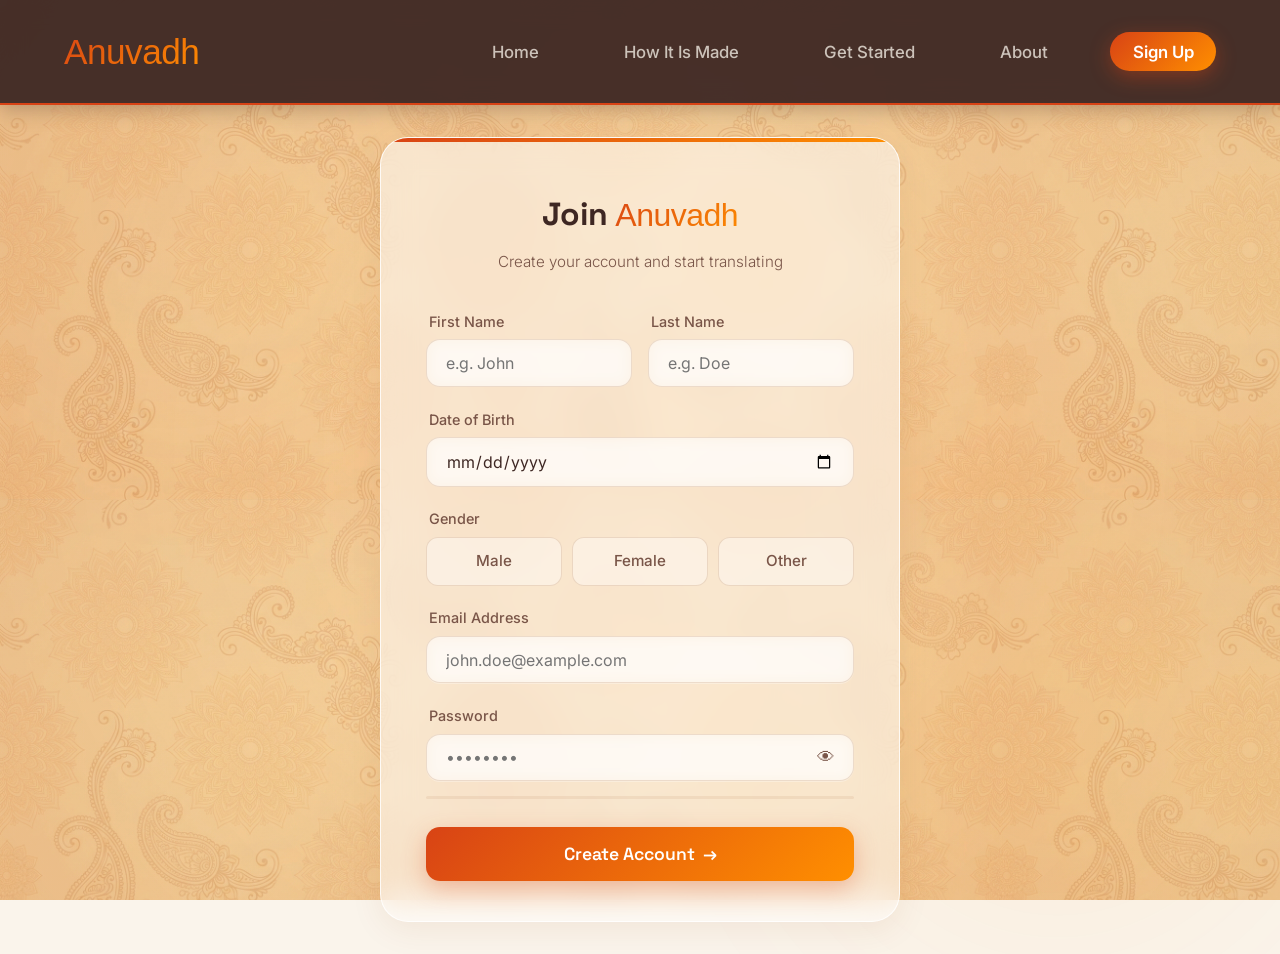
<file: anuvadh/index.html>
<!DOCTYPE html>
<html lang="en">
<head>
    <meta charset="UTF-8">
    <meta name="viewport" content="width=device-width, initial-scale=1.0">
    <meta name="description" content="Anuvadh - Transformer Based Sign Language Translation System">
    <title>Anuvadh - Sign Language Translation</title>
    <!-- Google Fonts -->
    <link rel="preconnect" href="https://fonts.googleapis.com">
    <link rel="preconnect" href="https://fonts.gstatic.com" crossorigin>
    <link href="https://fonts.googleapis.com/css2?family=Space+Grotesk:wght@400;600;700&family=Inter:wght@300;400;500;600&display=swap" rel="stylesheet">
    <link rel="stylesheet" href="css/style.css">
</head>
<body class="dark-theme">
    <!-- Ambient Background Blobs -->
    <div class="blob blob-1"></div>
    <div class="blob blob-2"></div>
    <div class="blob blob-3"></div>

    <!-- Navigation -->
    <nav class="navbar glass">
        <div class="logo">
            <span class="gradient-text">Anuvadh</span>
        </div>
        <ul class="nav-links">
            <li><a href="index.html" class="active">Home</a></li>
            <li><a href="how-it-is-made.html">How It Is Made</a></li>
            <li><a href="get-started.html">Get Started</a></li>
            <li><a href="about.html">About</a></li>
            <li><a href="signup.html">Sign Up</a></li>
        </ul>
    </nav>

    <!-- Main Hero Section -->
    <main class="hero-section">
        <div class="hero-content">
            <div class="badge glass fade-in">Transformer Based Translation System</div>
            <h1 class="fade-in fade-up">Welcome to <span class="gradient-text">Anuvadh</span></h1>
            <p class="fade-in fade-up delay-1">Anuvadh is the first Indian Sign Language to English translator based on the Transformer architecture of deep learning neural networks.</p>
            <div class="cta-container fade-in fade-up delay-2">
                <a href="get-started.html" class="btn btn-primary cta-btn">
                    Get Started <span class="arrow">→</span>
                </a>
            </div>
        </div>
    </main>

    <script src="js/main.js"></script>
</body>
</html>
</file>
<file: anuvadh/css/style.css>
@import url('https://fonts.cdnfonts.com/css/samarkan');

/* Core Design Variables */
:root {
    --bg-color: #FAF4EB; /* Sandalwood Beige */
    --text-primary: #3E2723; /* Earthy Dark Brown (Kohl) */
    --text-secondary: #795548; /* Warm Brown */
    --primary: #D84315; /* Terracotta / Rust */
    --primary-hover: #BF360C;
    --secondary: #FF8F00; /* Saffron / Marigold */
    --glass-bg: rgba(255, 255, 255, 0.55);
    --glass-border: rgba(255, 255, 255, 0.8);
    --font-heading: 'Space Grotesk', sans-serif;
    --font-body: 'Inter', sans-serif;
}

* {
    margin: 0;
    padding: 0;
    box-sizing: border-box;
}

body {
    background-color: var(--bg-color);
    /* AI Generated beautiful traditional saffron seamless background */
    background-image: url('../assets/bg.png');
    background-size: 500px auto;
    background-repeat: repeat;
    background-attachment: fixed;
    color: var(--text-primary);
    font-family: var(--font-body);
    min-height: 100vh;
    overflow-x: hidden;
    position: relative;
    line-height: 1.6;
}

body::before {
    content: '';
    position: fixed;
    top: 0; left: 0; right: 0; bottom: 0;
    background: radial-gradient(circle at center, transparent 0%, rgba(139, 69, 19, 0.1) 100%);
    pointer-events: none;
    z-index: -1;
}

/* Background Blobs for Visual Aesthetics */
.blob {
    position: fixed;
    border-radius: 50%;
    filter: blur(90px);
    z-index: -2;
    opacity: 0.5;
    animation: float 15s ease-in-out infinite alternate;
    pointer-events: none;
}

.blob-1 {
    top: -10%;
    left: -10%;
    width: 600px;
    height: 600px;
    background: radial-gradient(circle, rgba(216,67,21,0.12) 0%, transparent 70%);
}

.blob-2 {
    bottom: -20%;
    right: -10%;
    width: 700px;
    height: 700px;
    background: radial-gradient(circle, rgba(255,143,0,0.15) 0%, transparent 70%);
    animation-delay: -5s;
    animation-direction: alternate-reverse;
}

.blob-3 {
    top: 30%;
    left: 40%;
    width: 400px;
    height: 400px;
    background: radial-gradient(circle, rgba(139,69,19,0.08) 0%, transparent 70%);
    animation-duration: 20s;
}

@keyframes float {
    0% { transform: translate(0, 0) scale(1); }
    33% { transform: translate(50px, -30px) scale(1.05); }
    66% { transform: translate(-30px, 50px) scale(0.95); }
    100% { transform: translate(20px, 30px) scale(1.1); }
}

/* Glassmorphism Utilities */
.glass {
    background: var(--glass-bg);
    backdrop-filter: blur(16px);
    -webkit-backdrop-filter: blur(16px);
    border: 1px solid var(--glass-border);
    box-shadow: 0 8px 32px 0 rgba(139, 69, 19, 0.08); /* warm earthy shadow */
}

/* Navbar */
.navbar {
    display: flex;
    justify-content: space-between;
    align-items: center;
    padding: 1.25rem 5%;
    position: sticky;
    top: 0;
    z-index: 100;
}

.navbar.glass {
    background: rgba(62, 39, 35, 0.95); /* Deep Earthy Brown */
    backdrop-filter: blur(12px);
    border: none;
    border-bottom: 2px solid var(--primary);
    box-shadow: 0 4px 20px rgba(62, 39, 35, 0.3);
}

.logo {
    font-family: var(--font-heading);
    font-size: 2.2rem;
    font-weight: 700;
    letter-spacing: -0.5px;
}

.gradient-text {
    background: linear-gradient(135deg, var(--primary), var(--secondary));
    -webkit-background-clip: text;
    background-clip: text;
    color: transparent;
    display: inline-block;
    font-family: 'Samarkan', sans-serif;
    font-weight: normal;
    padding-top: 0.1em;
    padding-bottom: 0.1em;
}

.nav-links {
    list-style: none;
    display: flex;
    gap: 2.5rem;
}

.nav-links a {
    color: rgba(250, 244, 235, 0.75);
    text-decoration: none;
    font-weight: 500;
    transition: all 0.3s cubic-bezier(0.4, 0, 0.2, 1);
    font-size: 1.05rem;
    padding: 0.6rem 1.4rem;
    border-radius: 30px;
    position: relative;
    z-index: 1;
}

.nav-links a::before {
    content: '';
    position: absolute;
    top: 0; left: 0; right: 0; bottom: 0;
    border-radius: 30px;
    background: linear-gradient(135deg, var(--primary), var(--secondary));
    z-index: -1;
    opacity: 0;
    transform: scale(0.85);
    transition: all 0.3s cubic-bezier(0.4, 0, 0.2, 1);
}

.nav-links a:hover {
    color: #ffffff;
}

.nav-links a:hover::before, .nav-links a.active::before {
    opacity: 1;
    transform: scale(1);
    box-shadow: 0 6px 20px rgba(216, 67, 21, 0.4);
}

.nav-links a.active {
    color: #ffffff;
    font-weight: 600;
}

/* Typography Base */
h1, h2, h3 {
    font-family: var(--font-heading);
}

/* Hero Section */
.hero-section {
    min-height: calc(100vh - 80px);
    display: flex;
    align-items: center;
    justify-content: center;
    padding: 2rem 5%;
    text-align: center;
}

.hero-content {
    max-width: 900px;
    display: flex;
    flex-direction: column;
    align-items: center;
    gap: 1.5rem;
}

.badge {
    padding: 0.6rem 1.2rem;
    border-radius: 30px;
    font-size: 0.85rem;
    font-weight: 600;
    letter-spacing: 0.5px;
    color: var(--primary);
    margin-bottom: 1rem;
    box-shadow: 0 4px 15px rgba(139,69,19,0.05);
}

.hero-section h1 {
    font-size: clamp(3.5rem, 8vw, 6rem);
    line-height: 1.1;
    font-weight: 700;
    letter-spacing: -2px;
}

.hero-section p {
    font-size: 1.25rem;
    color: var(--text-secondary);
    max-width: 650px;
    margin-top: 0.5rem;
    font-weight: 300;
}

/* Button Styles */
.btn {
    display: inline-flex;
    align-items: center;
    gap: 0.75rem;
    padding: 0.85rem 2rem;
    border-radius: 40px;
    font-weight: 600;
    font-size: 1.05rem;
    text-decoration: none;
    transition: all 0.3s cubic-bezier(0.4, 0, 0.2, 1);
    font-family: var(--font-heading);
    cursor: pointer;
    overflow: hidden;
    position: relative;
    z-index: 1;
}

.btn-primary {
    background: linear-gradient(135deg, var(--primary), var(--secondary));
    color: white;
    border: none;
    box-shadow: 0 10px 25px -5px rgba(255, 153, 51, 0.4);
}

.btn-primary::before {
    content: '';
    position: absolute;
    top: 0; left: 0; right: 0; bottom: 0;
    background: linear-gradient(135deg, var(--secondary), var(--primary));
    z-index: -1;
    transition: opacity 0.4s ease;
    opacity: 0;
}

.btn-primary:hover {
    transform: translateY(-3px) scale(1.02);
    box-shadow: 0 15px 30px -5px rgba(255, 153, 51, 0.5);
}

.btn-primary:hover::before {
    opacity: 1;
}

.arrow {
    transition: transform 0.3s ease;
}

.btn:hover .arrow {
    transform: translateX(6px);
}

/* Page Containers */
.container {
    max-width: 1200px;
    margin: 0 auto;
    padding: 4rem 5%;
}

.content-card {
    border-radius: 24px;
    padding: 4rem 3rem;
    text-align: center;
    box-shadow: 0 20px 40px rgba(0,0,0,0.3);
}

.content-card h2 {
    font-size: 2.5rem;
    margin-bottom: 1rem;
    letter-spacing: -1px;
}

.content-card p {
    color: var(--text-secondary);
    margin-bottom: 3rem;
    font-size: 1.1rem;
    max-width: 700px;
    margin-left: auto;
    margin-right: auto;
}

/* Skeleton Placeholder UI */
.placeholder-box {
    background: rgba(216,67,21,0.03);
    border: 1px dashed rgba(216,67,21,0.2);
    border-radius: 16px;
    padding: 4rem 2rem;
    display: flex;
    flex-direction: column;
    align-items: center;
    gap: 1.5rem;
    transition: background 0.3s ease;
}

.placeholder-box:hover {
    background: rgba(216,67,21,0.06);
}

.loader {
    width: 40px;
    height: 40px;
    border: 3px solid rgba(216,67,21,0.1);
    border-top-color: var(--primary);
    border-radius: 50%;
    animation: spin 1s cubic-bezier(0.5, 0, 0.5, 1) infinite;
}

@keyframes spin {
    to { transform: rotate(360deg); }
}

/* Smooth Entrance Animations */
.fade-in {
    opacity: 0;
    transform: translateY(20px);
    transition: opacity 1s cubic-bezier(0.16, 1, 0.3, 1), transform 1s cubic-bezier(0.16, 1, 0.3, 1);
}

.fade-in.visible {
    opacity: 1;
    transform: translateY(0);
}

.delay-1 { transition-delay: 0.15s; }
.delay-2 { transition-delay: 0.3s; }

/* Article Layout */
.article-card {
    border-radius: 24px;
    padding: 3rem 4rem;
    text-align: left;
    box-shadow: 0 8px 32px 0 rgba(139, 69, 19, 0.08);
    margin-bottom: 2rem;
    transition: all 0.4s cubic-bezier(0.165, 0.84, 0.44, 1);
    position: relative;
    z-index: 1;
    overflow: hidden;
}

.article-card::before {
    content: '';
    position: absolute;
    top: 0; left: 0; width: 6px; height: 100%;
    background: linear-gradient(to bottom, var(--primary), var(--secondary));
    transform: scaleY(0);
    transform-origin: center;
    transition: transform 0.4s cubic-bezier(0.165, 0.84, 0.44, 1);
}

.article-card:hover {
    transform: translateY(-8px);
    box-shadow: 0 20px 45px rgba(139, 69, 19, 0.15);
    background: rgba(255, 255, 255, 0.7);
}

.article-card:hover::before {
    transform: scaleY(1);
}

.article-card h2 {
    font-size: 2.2rem;
    margin-bottom: 1.5rem;
    padding-bottom: 0.8rem;
    border-bottom: 2px solid rgba(216, 67, 21, 0.1);
    color: var(--primary);
    font-family: var(--font-heading);
    font-weight: 700;
    letter-spacing: -0.5px;
}

.article-card h3 {
    font-size: 1.25rem;
    margin-top: 2.5rem;
    margin-bottom: 1rem;
    color: var(--secondary);
    text-transform: uppercase;
    letter-spacing: 1.5px;
    font-weight: 600;
}

.article-card p {
    color: var(--text-primary);
    margin-bottom: 1.2rem;
    font-size: 1.1rem;
    line-height: 1.8;
}

.article-card ul {
    margin-left: 2rem;
    margin-bottom: 1.5rem;
    color: var(--text-primary);
}

.article-card li {
    margin-bottom: 0.5rem;
    line-height: 1.6;
}

.article-card li strong {
    color: var(--primary);
    font-weight: 600;
}

/* Responsive adjustments */
@media (max-width: 768px) {
    .navbar {
        flex-direction: column;
        gap: 1rem;
        padding-bottom: 1rem;
    }
    
    .nav-links {
        width: 100%;
        justify-content: center;
        gap: 1.5rem;
    }
    
    .hero-section h1 {
        font-size: 3rem;
        letter-spacing: -1px;
    }
    
    .content-card {
        padding: 2.5rem 1.5rem;
    }

    .blob {
        display: none; /* remove blobs on mobile for performance */
    }
}
</file>
